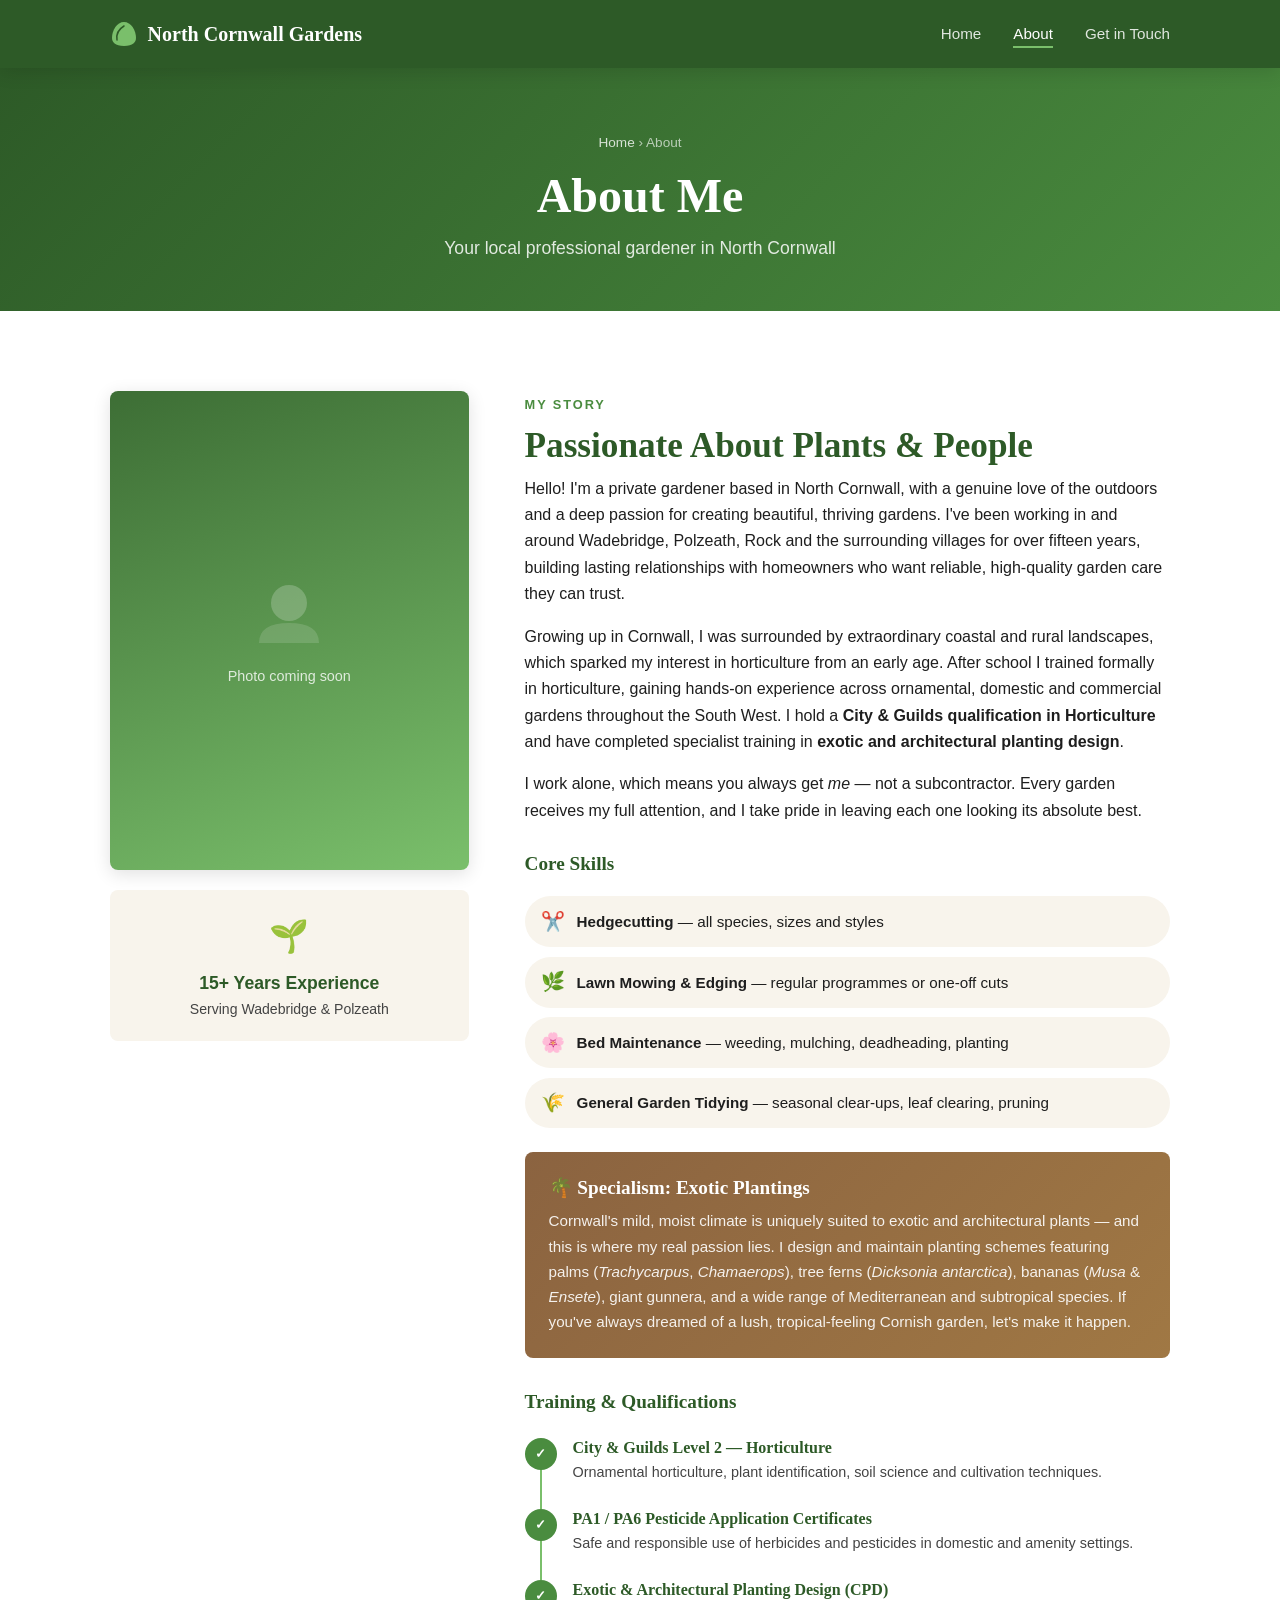
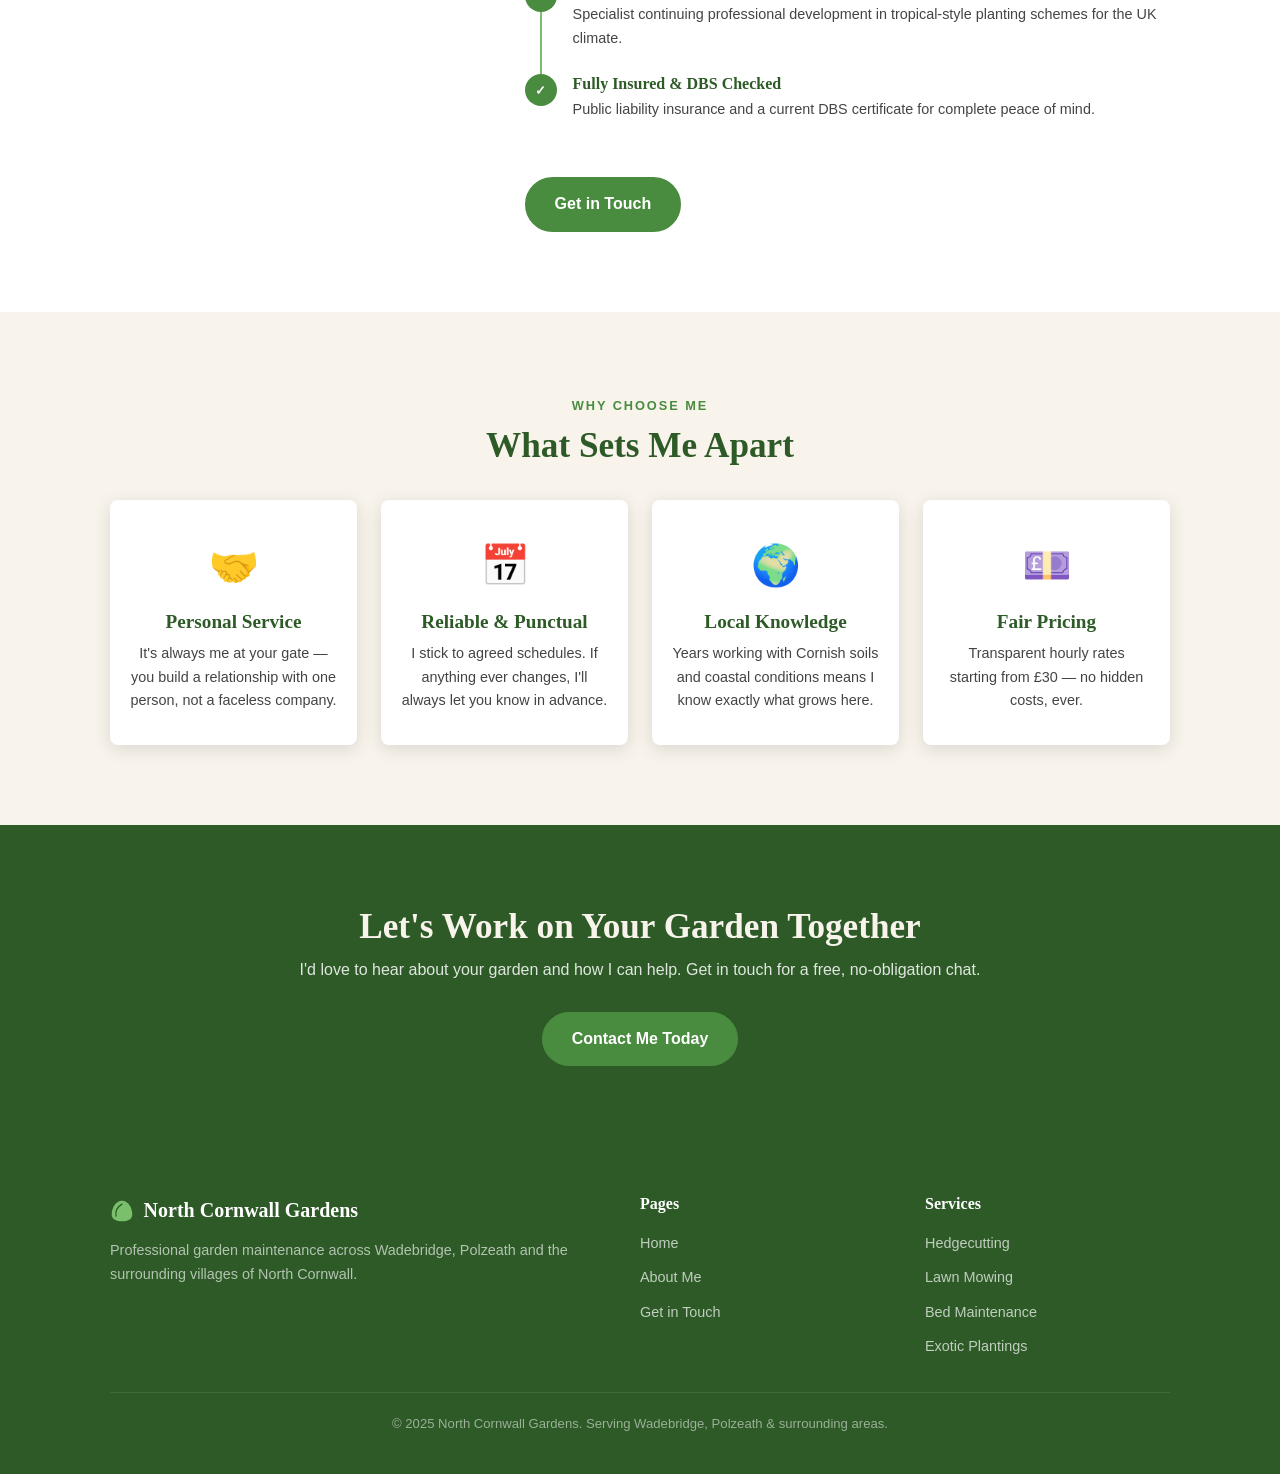
<file: about.html>
<!DOCTYPE html>
<html lang="en">
<head>
  <meta charset="UTF-8" />
  <meta name="viewport" content="width=device-width, initial-scale=1.0" />
  <meta name="description" content="About your local North Cornwall gardener — background, training and specialist skills in hedgecutting, lawn mowing, bed maintenance and exotic plantings." />
  <title>Lockyear Gardens</title>
  <link rel="stylesheet" href="css/styles.css" />
</head>
<body>

  <!-- ============================================================
       HEADER / NAV
  ============================================================ -->
  <header class="site-header">
    <div class="container">
      <nav class="nav-inner" aria-label="Main navigation">
        <a class="nav-logo" href="index.html">
          <svg width="28" height="28" viewBox="0 0 28 28" fill="none" aria-hidden="true">
            <path d="M14 2C7 2 2 10 2 18c0 4 3 8 12 8 9 0 12-4 12-8C26 10 21 2 14 2z" fill="#7abf6b"/>
            <path d="M14 6c-5 3-8 8-7 14" stroke="#2d5a27" stroke-width="1.5" stroke-linecap="round"/>
          </svg>
          North Cornwall Gardens
        </a>
        <ul class="nav-links" id="nav-links">
          <li><a href="index.html">Home</a></li>
          <li><a href="about.html">About</a></li>
          <li><a href="contact.html">Get in Touch</a></li>
        </ul>
        <button class="nav-toggle" id="nav-toggle" aria-controls="nav-links" aria-expanded="false" aria-label="Toggle navigation">
          <span></span><span></span><span></span>
        </button>
      </nav>
    </div>
  </header>

  <!-- ============================================================
       PAGE HEADER
  ============================================================ -->
  <div class="page-header">
    <div class="container">
      <div class="breadcrumb"><a href="index.html">Home</a> &rsaquo; About</div>
      <h1>About Me</h1>
      <p>Your local professional gardener in North Cornwall</p>
    </div>
  </div>

  <!-- ============================================================
       ABOUT SECTION
  ============================================================ -->
  <section class="section">
    <div class="container">
      <div class="about-layout">

        <!-- Photo column -->
        <div class="about-photo-wrap">
          <div class="photo-placeholder" role="img" aria-label="Portrait photo of the gardener">
            <!-- Replace this div with: <img class="about-photo" src="images/portrait.jpg" alt="Portrait of your gardener" /> -->
            <svg width="80" height="80" viewBox="0 0 80 80" fill="none" aria-hidden="true">
              <circle cx="40" cy="30" r="18" fill="rgba(255,255,255,.3)"/>
              <path d="M10 70 Q10 50 40 50 Q70 50 70 70" fill="rgba(255,255,255,.2)"/>
            </svg>
            <p>Photo coming soon</p>
          </div>
          <!-- Callout beneath photo -->
          <div style="background:var(--cream);border-radius:var(--radius);padding:1.25rem;margin-top:1.25rem;text-align:center;">
            <div style="font-size:2rem;margin-bottom:.4rem;">🌱</div>
            <div style="font-weight:700;color:var(--green-dark);font-size:1.1rem;">15+ Years Experience</div>
            <div style="font-size:.88rem;color:var(--text-mid);">Serving Wadebridge &amp; Polzeath</div>
          </div>
        </div>

        <!-- Bio column -->
        <div class="about-content">
          <span class="section-label">My Story</span>
          <h2>Passionate About Plants &amp; People</h2>

          <p>
            Hello! I'm a private gardener based in North Cornwall, with a genuine love of the outdoors and
            a deep passion for creating beautiful, thriving gardens. I've been working in and around
            Wadebridge, Polzeath, Rock and the surrounding villages for over fifteen years, building lasting
            relationships with homeowners who want reliable, high-quality garden care they can trust.
          </p>
          <p>
            Growing up in Cornwall, I was surrounded by extraordinary coastal and rural landscapes, which
            sparked my interest in horticulture from an early age. After school I trained formally in
            horticulture, gaining hands-on experience across ornamental, domestic and commercial gardens
            throughout the South West. I hold a <strong>City &amp; Guilds qualification in Horticulture</strong>
            and have completed specialist training in <strong>exotic and architectural planting design</strong>.
          </p>
          <p>
            I work alone, which means you always get <em>me</em> — not a subcontractor. Every garden
            receives my full attention, and I take pride in leaving each one looking its absolute best.
          </p>

          <!-- Skills -->
          <h3 style="margin-top:1.75rem;margin-bottom:.75rem;">Core Skills</h3>
          <div class="skills-list">
            <div class="skill-item">
              <span class="skill-icon">✂️</span>
              <span><strong>Hedgecutting</strong> — all species, sizes and styles</span>
            </div>
            <div class="skill-item">
              <span class="skill-icon">🌿</span>
              <span><strong>Lawn Mowing &amp; Edging</strong> — regular programmes or one-off cuts</span>
            </div>
            <div class="skill-item">
              <span class="skill-icon">🌸</span>
              <span><strong>Bed Maintenance</strong> — weeding, mulching, deadheading, planting</span>
            </div>
            <div class="skill-item">
              <span class="skill-icon">🌾</span>
              <span><strong>General Garden Tidying</strong> — seasonal clear-ups, leaf clearing, pruning</span>
            </div>
          </div>

          <!-- Exotic specialism -->
          <div class="exotic-box">
            <h3>🌴 Specialism: Exotic Plantings</h3>
            <p>
              Cornwall's mild, moist climate is uniquely suited to exotic and architectural plants —
              and this is where my real passion lies. I design and maintain planting schemes featuring
              palms (<em>Trachycarpus</em>, <em>Chamaerops</em>), tree ferns (<em>Dicksonia antarctica</em>),
              bananas (<em>Musa</em> &amp; <em>Ensete</em>), giant gunnera, and a wide range of
              Mediterranean and subtropical species. If you've always dreamed of a lush, tropical-feeling
              Cornish garden, let's make it happen.
            </p>
          </div>

          <!-- Qualifications / Timeline -->
          <h3 style="margin-top:2rem;margin-bottom:.5rem;">Training &amp; Qualifications</h3>
          <div class="timeline">
            <div class="timeline-item">
              <div class="timeline-dot">✓</div>
              <div class="timeline-content">
                <h4>City &amp; Guilds Level 2 — Horticulture</h4>
                <p>Ornamental horticulture, plant identification, soil science and cultivation techniques.</p>
              </div>
            </div>
            <div class="timeline-item">
              <div class="timeline-dot">✓</div>
              <div class="timeline-content">
                <h4>PA1 / PA6 Pesticide Application Certificates</h4>
                <p>Safe and responsible use of herbicides and pesticides in domestic and amenity settings.</p>
              </div>
            </div>
            <div class="timeline-item">
              <div class="timeline-dot">✓</div>
              <div class="timeline-content">
                <h4>Exotic &amp; Architectural Planting Design (CPD)</h4>
                <p>Specialist continuing professional development in tropical-style planting schemes for the UK climate.</p>
              </div>
            </div>
            <div class="timeline-item">
              <div class="timeline-dot">✓</div>
              <div class="timeline-content">
                <h4>Fully Insured &amp; DBS Checked</h4>
                <p>Public liability insurance and a current DBS certificate for complete peace of mind.</p>
              </div>
            </div>
          </div>

          <div class="mt-2">
            <a href="contact.html" class="btn btn-primary">Get in Touch</a>
          </div>
        </div>

      </div>
    </div>
  </section>

  <!-- ============================================================
       WHY CHOOSE ME STRIP
  ============================================================ -->
  <section class="section section-alt">
    <div class="container text-center">
      <span class="section-label">Why Choose Me</span>
      <h2>What Sets Me Apart</h2>
      <div class="services-grid" style="margin-top:2rem;">
        <div class="service-card">
          <span class="service-icon">🤝</span>
          <h3>Personal Service</h3>
          <p>It's always me at your gate — you build a relationship with one person, not a faceless company.</p>
        </div>
        <div class="service-card">
          <span class="service-icon">📅</span>
          <h3>Reliable &amp; Punctual</h3>
          <p>I stick to agreed schedules. If anything ever changes, I'll always let you know in advance.</p>
        </div>
        <div class="service-card">
          <span class="service-icon">🌍</span>
          <h3>Local Knowledge</h3>
          <p>Years working with Cornish soils and coastal conditions means I know exactly what grows here.</p>
        </div>
        <div class="service-card">
          <span class="service-icon">💷</span>
          <h3>Fair Pricing</h3>
          <p>Transparent hourly rates starting from £30 — no hidden costs, ever.</p>
        </div>
      </div>
    </div>
  </section>

  <!-- ============================================================
       CTA STRIP
  ============================================================ -->
  <section class="section section-dark">
    <div class="container text-center">
      <h2>Let's Work on Your Garden Together</h2>
      <p style="color:rgba(255,255,255,.85);margin-bottom:1.75rem;">I'd love to hear about your garden and how I can help. Get in touch for a free, no-obligation chat.</p>
      <a href="contact.html" class="btn btn-primary">Contact Me Today</a>
    </div>
  </section>

  <!-- ============================================================
       FOOTER
  ============================================================ -->
  <footer class="site-footer">
    <div class="container">
      <div class="footer-grid">
        <div class="footer-brand">
          <a class="nav-logo" href="index.html">
            <svg width="24" height="24" viewBox="0 0 28 28" fill="none" aria-hidden="true">
              <path d="M14 2C7 2 2 10 2 18c0 4 3 8 12 8 9 0 12-4 12-8C26 10 21 2 14 2z" fill="#7abf6b"/>
              <path d="M14 6c-5 3-8 8-7 14" stroke="#2d5a27" stroke-width="1.5" stroke-linecap="round"/>
            </svg>
            North Cornwall Gardens
          </a>
          <p>Professional garden maintenance across Wadebridge, Polzeath and the surrounding villages of North Cornwall.</p>
        </div>
        <div class="footer-col">
          <h4>Pages</h4>
          <ul>
            <li><a href="index.html">Home</a></li>
            <li><a href="about.html">About Me</a></li>
            <li><a href="contact.html">Get in Touch</a></li>
          </ul>
        </div>
        <div class="footer-col">
          <h4>Services</h4>
          <ul>
            <li><a href="contact.html">Hedgecutting</a></li>
            <li><a href="contact.html">Lawn Mowing</a></li>
            <li><a href="contact.html">Bed Maintenance</a></li>
            <li><a href="contact.html">Exotic Plantings</a></li>
          </ul>
        </div>
      </div>
      <div class="footer-bottom">
        <p>&copy; 2025 North Cornwall Gardens. Serving Wadebridge, Polzeath &amp; surrounding areas.</p>
      </div>
    </div>
  </footer>

  <script src="js/main.js"></script>
</body>
</html>
</file>
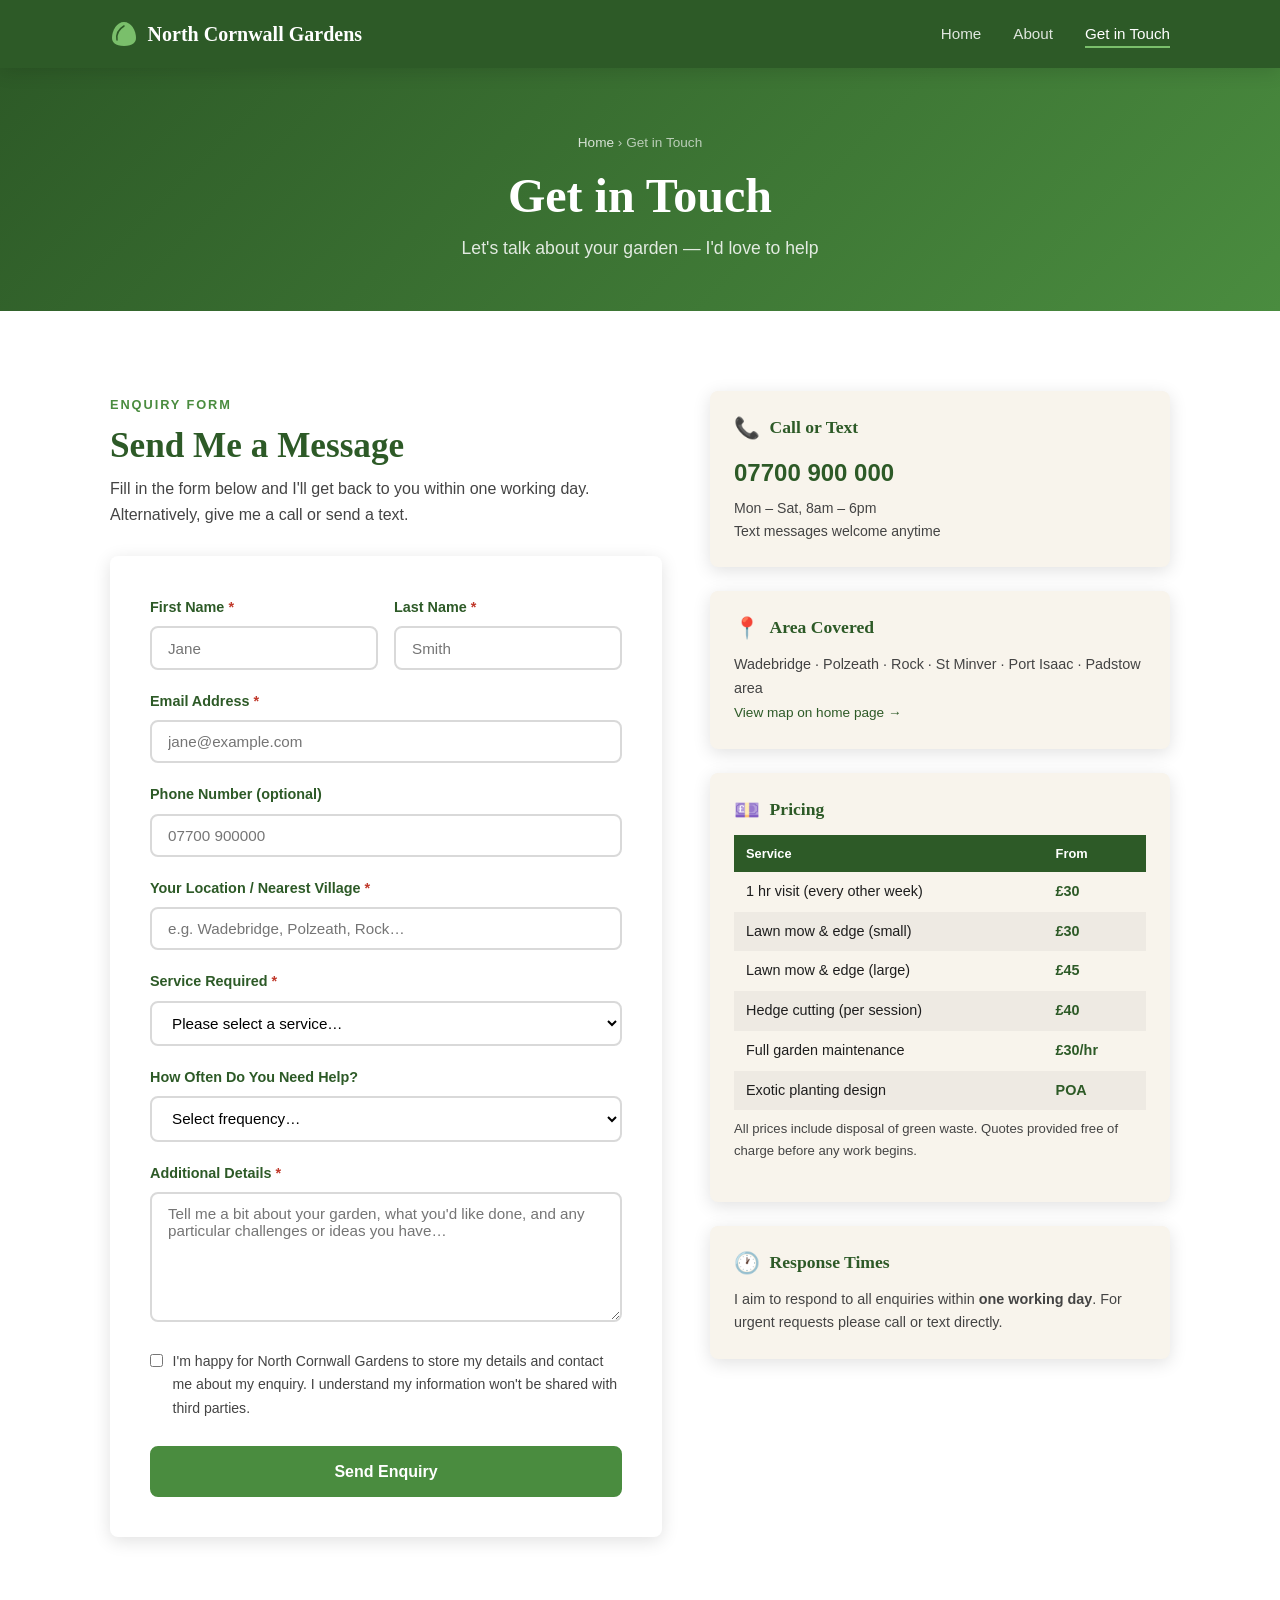
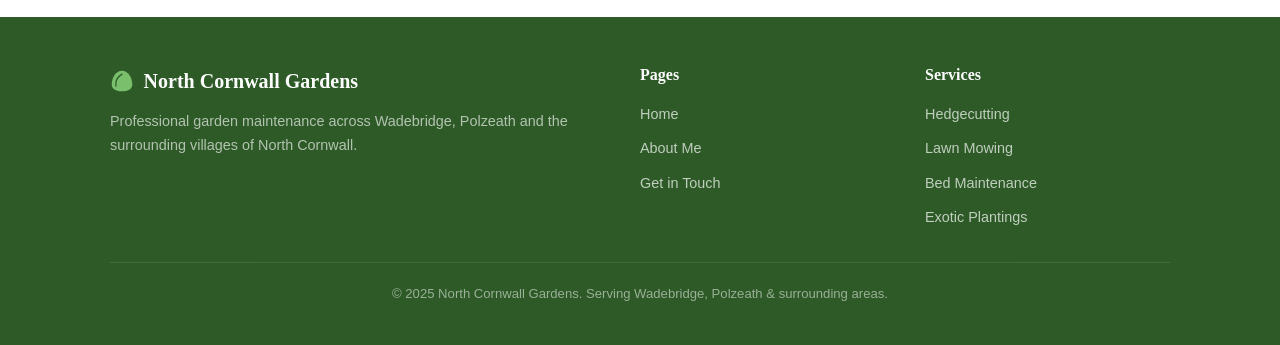
<file: contact.html>
<!DOCTYPE html>
<html lang="en">
<head>
  <meta charset="UTF-8" />
  <meta name="viewport" content="width=device-width, initial-scale=1.0" />
  <meta name="description" content="Contact North Cornwall Gardens for a free garden maintenance quote. Serving Wadebridge, Polzeath and surrounding areas. From £30 per hour." />
  <title>Get in Touch | North Cornwall Garden Maintenance</title>
  <link rel="stylesheet" href="css/styles.css" />
</head>
<body>

  <!-- ============================================================
       HEADER / NAV
  ============================================================ -->
  <header class="site-header">
    <div class="container">
      <nav class="nav-inner" aria-label="Main navigation">
        <a class="nav-logo" href="index.html">
          <svg width="28" height="28" viewBox="0 0 28 28" fill="none" aria-hidden="true">
            <path d="M14 2C7 2 2 10 2 18c0 4 3 8 12 8 9 0 12-4 12-8C26 10 21 2 14 2z" fill="#7abf6b"/>
            <path d="M14 6c-5 3-8 8-7 14" stroke="#2d5a27" stroke-width="1.5" stroke-linecap="round"/>
          </svg>
          North Cornwall Gardens
        </a>
        <ul class="nav-links" id="nav-links">
          <li><a href="index.html">Home</a></li>
          <li><a href="about.html">About</a></li>
          <li><a href="contact.html">Get in Touch</a></li>
        </ul>
        <button class="nav-toggle" id="nav-toggle" aria-controls="nav-links" aria-expanded="false" aria-label="Toggle navigation">
          <span></span><span></span><span></span>
        </button>
      </nav>
    </div>
  </header>

  <!-- ============================================================
       PAGE HEADER
  ============================================================ -->
  <div class="page-header">
    <div class="container">
      <div class="breadcrumb"><a href="index.html">Home</a> &rsaquo; Get in Touch</div>
      <h1>Get in Touch</h1>
      <p>Let's talk about your garden — I'd love to help</p>
    </div>
  </div>

  <!-- ============================================================
       CONTACT SECTION
  ============================================================ -->
  <section class="section">
    <div class="container">
      <div class="contact-layout">

        <!-- ---- Form ---- -->
        <div>
          <span class="section-label">Enquiry Form</span>
          <h2>Send Me a Message</h2>
          <p style="color:var(--text-mid);margin-bottom:1.75rem;">Fill in the form below and I'll get back to you within one working day. Alternatively, give me a call or send a text.</p>

          <div class="contact-form-wrap">
            <form id="contact-form" novalidate>

              <div class="form-row">
                <div class="form-group">
                  <label for="first-name">First Name <span aria-hidden="true" style="color:#c0392b;">*</span></label>
                  <input type="text" id="first-name" name="first_name" placeholder="Jane" required autocomplete="given-name" />
                </div>
                <div class="form-group">
                  <label for="last-name">Last Name <span aria-hidden="true" style="color:#c0392b;">*</span></label>
                  <input type="text" id="last-name" name="last_name" placeholder="Smith" required autocomplete="family-name" />
                </div>
              </div>

              <div class="form-group">
                <label for="email">Email Address <span aria-hidden="true" style="color:#c0392b;">*</span></label>
                <input type="email" id="email" name="email" placeholder="jane@example.com" required autocomplete="email" />
              </div>

              <div class="form-group">
                <label for="phone">Phone Number (optional)</label>
                <input type="tel" id="phone" name="phone" placeholder="07700 900000" autocomplete="tel" />
              </div>

              <div class="form-group">
                <label for="location">Your Location / Nearest Village <span aria-hidden="true" style="color:#c0392b;">*</span></label>
                <input type="text" id="location" name="location" placeholder="e.g. Wadebridge, Polzeath, Rock…" required />
              </div>

              <div class="form-group">
                <label for="service">Service Required <span aria-hidden="true" style="color:#c0392b;">*</span></label>
                <select id="service" name="service" required>
                  <option value="" disabled selected>Please select a service…</option>
                  <option value="lawn">Lawn Mowing &amp; Edging</option>
                  <option value="hedges">Hedgecutting</option>
                  <option value="beds">Bed Maintenance</option>
                  <option value="exotic">Exotic Planting Design &amp; Care</option>
                  <option value="tidy">General Garden Tidy-Up</option>
                  <option value="multiple">Multiple Services / Full Maintenance</option>
                  <option value="other">Other — please describe below</option>
                </select>
              </div>

              <div class="form-group">
                <label for="frequency">How Often Do You Need Help?</label>
                <select id="frequency" name="frequency">
                  <option value="" disabled selected>Select frequency…</option>
                  <option value="fortnightly">Every other week (fortnightly)</option>
                  <option value="weekly">Weekly</option>
                  <option value="monthly">Monthly</option>
                  <option value="oneoff">One-off visit</option>
                  <option value="seasonal">Seasonal (spring/autumn tidy)</option>
                  <option value="unsure">Not sure yet</option>
                </select>
              </div>

              <div class="form-group">
                <label for="message">Additional Details <span aria-hidden="true" style="color:#c0392b;">*</span></label>
                <textarea id="message" name="message" placeholder="Tell me a bit about your garden, what you'd like done, and any particular challenges or ideas you have…" required></textarea>
              </div>

              <div class="form-group" style="display:flex;align-items:flex-start;gap:.6rem;">
                <input type="checkbox" id="consent" name="consent" required style="width:auto;margin-top:.25rem;flex-shrink:0;" />
                <label for="consent" style="font-weight:400;font-size:.88rem;color:var(--text-mid);">
                  I'm happy for North Cornwall Gardens to store my details and contact me about my enquiry. I understand my information won't be shared with third parties.
                </label>
              </div>

              <button type="submit" class="btn btn-primary form-submit">Send Enquiry</button>

            </form>

            <div id="form-success" class="form-success" role="alert">
              <strong>🌿 Thank you for getting in touch!</strong><br />
              I'll reply within one working day. If it's urgent, please call or text me directly.
            </div>
          </div>
        </div>

        <!-- ---- Contact info ---- -->
        <div class="contact-info-wrap">

          <div class="info-card">
            <h3><span class="info-icon">📞</span> Call or Text</h3>
            <a href="tel:+447700900000" class="phone-number">07700 900 000</a>
            <p style="font-size:.88rem;color:var(--text-mid);margin:0;">Mon – Sat, 8am – 6pm<br />Text messages welcome anytime</p>
          </div>

          <div class="info-card">
            <h3><span class="info-icon">📍</span> Area Covered</h3>
            <p style="font-size:.9rem;color:var(--text-mid);margin:0;">
              Wadebridge · Polzeath · Rock · St Minver · Port Isaac · Padstow area<br />
              <a href="index.html#coverage" style="font-size:.85rem;">View map on home page →</a>
            </p>
          </div>

          <div class="info-card">
            <h3><span class="info-icon">💷</span> Pricing</h3>
            <table class="pricing-table">
              <thead>
                <tr>
                  <th>Service</th>
                  <th>From</th>
                </tr>
              </thead>
              <tbody>
                <tr>
                  <td>1 hr visit (every other week)</td>
                  <td>£30</td>
                </tr>
                <tr>
                  <td>Lawn mow &amp; edge (small)</td>
                  <td>£30</td>
                </tr>
                <tr>
                  <td>Lawn mow &amp; edge (large)</td>
                  <td>£45</td>
                </tr>
                <tr>
                  <td>Hedge cutting (per session)</td>
                  <td>£40</td>
                </tr>
                <tr>
                  <td>Full garden maintenance</td>
                  <td>£30/hr</td>
                </tr>
                <tr>
                  <td>Exotic planting design</td>
                  <td>POA</td>
                </tr>
              </tbody>
            </table>
            <p class="pricing-note">All prices include disposal of green waste. Quotes provided free of charge before any work begins.</p>
          </div>

          <div class="info-card">
            <h3><span class="info-icon">🕐</span> Response Times</h3>
            <p style="font-size:.9rem;color:var(--text-mid);margin:0;">
              I aim to respond to all enquiries within <strong>one working day</strong>. For urgent requests please call or text directly.
            </p>
          </div>

        </div>
      </div>
    </div>
  </section>

  <!-- ============================================================
       FOOTER
  ============================================================ -->
  <footer class="site-footer">
    <div class="container">
      <div class="footer-grid">
        <div class="footer-brand">
          <a class="nav-logo" href="index.html">
            <svg width="24" height="24" viewBox="0 0 28 28" fill="none" aria-hidden="true">
              <path d="M14 2C7 2 2 10 2 18c0 4 3 8 12 8 9 0 12-4 12-8C26 10 21 2 14 2z" fill="#7abf6b"/>
              <path d="M14 6c-5 3-8 8-7 14" stroke="#2d5a27" stroke-width="1.5" stroke-linecap="round"/>
            </svg>
            North Cornwall Gardens
          </a>
          <p>Professional garden maintenance across Wadebridge, Polzeath and the surrounding villages of North Cornwall.</p>
        </div>
        <div class="footer-col">
          <h4>Pages</h4>
          <ul>
            <li><a href="index.html">Home</a></li>
            <li><a href="about.html">About Me</a></li>
            <li><a href="contact.html">Get in Touch</a></li>
          </ul>
        </div>
        <div class="footer-col">
          <h4>Services</h4>
          <ul>
            <li><a href="contact.html">Hedgecutting</a></li>
            <li><a href="contact.html">Lawn Mowing</a></li>
            <li><a href="contact.html">Bed Maintenance</a></li>
            <li><a href="contact.html">Exotic Plantings</a></li>
          </ul>
        </div>
      </div>
      <div class="footer-bottom">
        <p>&copy; 2025 North Cornwall Gardens. Serving Wadebridge, Polzeath &amp; surrounding areas.</p>
      </div>
    </div>
  </footer>

  <script src="js/main.js"></script>
</body>
</html>
</file>
<file: css/styles.css>
/* ==============================================
   Garden Maintenance – Shared Stylesheet
   ============================================== */

/* ---- Variables ---- */
:root {
  --green-dark:   #2d5a27;
  --green-mid:    #4a8c3f;
  --green-light:  #7abf6b;
  --cream:        #f8f4ec;
  --brown:        #8b6340;
  --brown-light:  #c4a882;
  --text-dark:    #1e1e1e;
  --text-mid:     #444;
  --white:        #ffffff;
  --shadow:       0 4px 18px rgba(0,0,0,.12);
  --radius:       8px;
  --transition:   .3s ease;
  --font-body:    'Segoe UI', Tahoma, Geneva, Verdana, sans-serif;
  --font-heading: Georgia, 'Times New Roman', serif;
}

/* ---- Reset ---- */
*, *::before, *::after { box-sizing: border-box; margin: 0; padding: 0; }
html { scroll-behavior: smooth; }
body {
  font-family: var(--font-body);
  color: var(--text-dark);
  background: var(--white);
  line-height: 1.65;
}
img { max-width: 100%; height: auto; display: block; }
a { color: var(--green-dark); text-decoration: none; transition: color var(--transition); }
a:hover { color: var(--green-light); }
ul { list-style: none; }

/* ---- Typography ---- */
h1, h2, h3, h4 {
  font-family: var(--font-heading);
  color: var(--green-dark);
  line-height: 1.25;
}
h1 { font-size: clamp(1.8rem, 5vw, 3rem); }
h2 { font-size: clamp(1.4rem, 3.5vw, 2.2rem); margin-bottom: .5rem; }
h3 { font-size: 1.2rem; }
p  { margin-bottom: 1rem; }

/* ---- Utility ---- */
.container { max-width: 1100px; margin: 0 auto; padding: 0 1.25rem; }
.section    { padding: 5rem 0; }
.section-alt { background: var(--cream); }
.section-dark { background: var(--green-dark); color: var(--white); }
.section-dark h2 { color: var(--cream); }
.text-center { text-align: center; }
.mt-1 { margin-top: 1rem; }
.mt-2 { margin-top: 2rem; }
.btn {
  display: inline-block;
  padding: .75rem 1.75rem;
  border-radius: 50px;
  font-weight: 600;
  cursor: pointer;
  transition: background var(--transition), color var(--transition), transform var(--transition);
  border: 2px solid transparent;
  font-size: 1rem;
}
.btn-primary {
  background: var(--green-mid);
  color: var(--white);
  border-color: var(--green-mid);
}
.btn-primary:hover {
  background: var(--green-dark);
  border-color: var(--green-dark);
  color: var(--white);
  transform: translateY(-2px);
}
.btn-outline {
  background: transparent;
  color: var(--green-dark);
  border-color: var(--green-dark);
}
.btn-outline:hover {
  background: var(--green-dark);
  color: var(--white);
  transform: translateY(-2px);
}
.section-label {
  display: inline-block;
  font-size: .8rem;
  font-weight: 700;
  letter-spacing: .15em;
  text-transform: uppercase;
  color: var(--green-mid);
  margin-bottom: .5rem;
}

/* ---- Navigation ---- */
.site-header {
  position: sticky;
  top: 0;
  z-index: 1000;
  background: var(--green-dark);
  box-shadow: var(--shadow);
}
.nav-inner {
  display: flex;
  align-items: center;
  justify-content: space-between;
  height: 68px;
}
.nav-logo {
  display: flex;
  align-items: center;
  gap: .6rem;
  color: var(--white);
  font-family: var(--font-heading);
  font-size: 1.25rem;
  font-weight: 700;
}
.nav-logo svg { flex-shrink: 0; }
.nav-links {
  display: flex;
  align-items: center;
  gap: 2rem;
}
.nav-links a {
  color: rgba(255,255,255,.85);
  font-weight: 500;
  font-size: .95rem;
  padding: .25rem 0;
  border-bottom: 2px solid transparent;
  transition: color var(--transition), border-color var(--transition);
}
.nav-links a:hover,
.nav-links a.active {
  color: var(--white);
  border-bottom-color: var(--green-light);
}
.nav-toggle {
  display: none;
  flex-direction: column;
  gap: 5px;
  cursor: pointer;
  padding: .4rem;
  background: none;
  border: none;
}
.nav-toggle span {
  display: block;
  width: 26px;
  height: 2px;
  background: var(--white);
  border-radius: 2px;
  transition: transform var(--transition), opacity var(--transition);
}

/* ---- Hero / Carousel ---- */
.hero {
  position: relative;
  overflow: hidden;
  background: var(--green-dark);
}
.carousel {
  position: relative;
  overflow: hidden;
}
.carousel-track {
  display: flex;
  transition: transform .6s cubic-bezier(.77,0,.18,1);
}
.carousel-slide {
  min-width: 100%;
  position: relative;
}
.carousel-slide img,
.carousel-slide .slide-placeholder {
  width: 100%;
  height: 520px;
  object-fit: cover;
}
.slide-placeholder {
  height: 520px;
  display: flex;
  align-items: center;
  justify-content: center;
  font-size: 1.1rem;
  font-weight: 600;
  color: rgba(255,255,255,.7);
}
.slide-placeholder.sp1 { background: linear-gradient(135deg,#2d5a27,#5a9e4c); }
.slide-placeholder.sp2 { background: linear-gradient(135deg,#3d6e35,#7abf6b); }
.slide-placeholder.sp3 { background: linear-gradient(135deg,#1e3d1b,#4a8c3f); }
.slide-placeholder.sp4 { background: linear-gradient(135deg,#355e2e,#90c97e); }
.slide-caption {
  position: absolute;
  bottom: 0; left: 0; right: 0;
  padding: 1.5rem 2rem;
  background: linear-gradient(transparent, rgba(0,0,0,.55));
  color: var(--white);
}
.slide-caption h3 { color: var(--white); font-size: 1.1rem; margin-bottom: .25rem; }
.slide-caption p  { font-size: .9rem; opacity: .85; margin: 0; }
.carousel-btn {
  position: absolute;
  top: 50%; transform: translateY(-50%);
  background: rgba(255,255,255,.2);
  border: 2px solid rgba(255,255,255,.5);
  color: var(--white);
  width: 48px; height: 48px;
  border-radius: 50%;
  cursor: pointer;
  font-size: 1.2rem;
  display: flex;
  align-items: center;
  justify-content: center;
  transition: background var(--transition);
  z-index: 10;
}
.carousel-btn:hover { background: rgba(255,255,255,.4); }
.carousel-btn.prev { left: 1rem; }
.carousel-btn.next { right: 1rem; }
.carousel-dots {
  display: flex;
  justify-content: center;
  gap: .5rem;
  padding: .85rem 0;
  background: var(--green-dark);
}
.carousel-dot {
  width: 10px; height: 10px;
  border-radius: 50%;
  background: rgba(255,255,255,.3);
  border: none;
  cursor: pointer;
  transition: background var(--transition), transform var(--transition);
}
.carousel-dot.active {
  background: var(--green-light);
  transform: scale(1.25);
}

/* ---- Hero Text Banner ---- */
.hero-banner {
  background: var(--green-dark);
  text-align: center;
  padding: 3.5rem 1.5rem;
  color: var(--white);
}
.hero-banner h1 { color: var(--white); margin-bottom: .75rem; }
.hero-banner .tagline {
  font-size: 1.15rem;
  color: rgba(255,255,255,.85);
  margin-bottom: 1.75rem;
}
.hero-banner .badge-row {
  display: flex;
  flex-wrap: wrap;
  justify-content: center;
  gap: .75rem;
  margin-bottom: 2rem;
}
.badge {
  background: rgba(255,255,255,.12);
  border: 1px solid rgba(255,255,255,.3);
  color: var(--white);
  border-radius: 50px;
  padding: .4rem 1rem;
  font-size: .85rem;
  font-weight: 600;
}
.badge.exotic {
  background: var(--brown);
  border-color: var(--brown-light);
}

/* ---- Testimonials ---- */
.testimonials-grid {
  display: grid;
  grid-template-columns: repeat(auto-fit, minmax(280px, 1fr));
  gap: 1.75rem;
  margin-top: 2.5rem;
}
.testimonial-card {
  background: var(--white);
  border-radius: var(--radius);
  padding: 1.75rem;
  box-shadow: var(--shadow);
  border-left: 4px solid var(--green-mid);
  position: relative;
}
.testimonial-card .quote-mark {
  font-size: 4rem;
  line-height: 1;
  color: var(--green-light);
  opacity: .4;
  font-family: Georgia, serif;
  position: absolute;
  top: .5rem;
  left: 1.25rem;
}
.testimonial-card blockquote {
  font-style: italic;
  margin: 1.5rem 0 1rem;
  color: var(--text-mid);
}
.testimonial-card .client-name {
  font-weight: 700;
  color: var(--green-dark);
  font-size: .95rem;
}
.testimonial-card .client-location {
  font-size: .85rem;
  color: var(--brown);
}
.stars { color: #f5a623; font-size: 1rem; margin-bottom: .5rem; }

/* ---- Coverage Map ---- */
#coverage-map {
  height: 420px;
  border-radius: var(--radius);
  box-shadow: var(--shadow);
  margin-top: 2rem;
}
.map-note {
  text-align: center;
  font-size: .9rem;
  color: var(--text-mid);
  margin-top: .75rem;
}

/* ---- Services Summary (home) ---- */
.services-grid {
  display: grid;
  grid-template-columns: repeat(auto-fit, minmax(220px, 1fr));
  gap: 1.5rem;
  margin-top: 2.5rem;
}
.service-card {
  text-align: center;
  padding: 2rem 1.25rem;
  background: var(--white);
  border-radius: var(--radius);
  box-shadow: var(--shadow);
  transition: transform var(--transition);
}
.service-card:hover { transform: translateY(-4px); }
.service-icon {
  font-size: 2.5rem;
  margin-bottom: .75rem;
  display: block;
}
.service-card h3 { margin-bottom: .5rem; color: var(--green-dark); }
.service-card p  { font-size: .9rem; color: var(--text-mid); margin: 0; }

/* ---- About Page ---- */
.about-layout {
  display: grid;
  grid-template-columns: 1fr 1.8fr;
  gap: 3.5rem;
  align-items: start;
}
.about-photo-wrap {
  position: sticky;
  top: 100px;
}
.about-photo {
  width: 100%;
  aspect-ratio: 3/4;
  object-fit: cover;
  border-radius: var(--radius);
  box-shadow: var(--shadow);
}
.photo-placeholder {
  width: 100%;
  aspect-ratio: 3/4;
  background: linear-gradient(160deg, #3d6e35 0%, #7abf6b 100%);
  border-radius: var(--radius);
  box-shadow: var(--shadow);
  display: flex;
  flex-direction: column;
  align-items: center;
  justify-content: center;
  color: rgba(255,255,255,.8);
  gap: .75rem;
}
.photo-placeholder svg { opacity: .7; }
.photo-placeholder p { font-size: .9rem; margin: 0; }
.skills-list {
  display: flex;
  flex-direction: column;
  gap: .6rem;
  margin: 1.25rem 0;
}
.skill-item {
  display: flex;
  align-items: center;
  gap: .75rem;
  padding: .6rem 1rem;
  background: var(--cream);
  border-radius: 50px;
  font-weight: 500;
  font-size: .95rem;
}
.skill-icon { font-size: 1.2rem; }
.exotic-box {
  background: linear-gradient(135deg, var(--brown), #a07844);
  color: var(--white);
  border-radius: var(--radius);
  padding: 1.5rem;
  margin-top: 1.5rem;
}
.exotic-box h3 { color: var(--white); margin-bottom: .5rem; }
.exotic-box p  { font-size: .95rem; opacity: .9; margin: 0; }

/* ---- Qualifications Timeline ---- */
.timeline { margin-top: 1.5rem; }
.timeline-item {
  display: flex;
  gap: 1rem;
  padding-bottom: 1.5rem;
  position: relative;
}
.timeline-item::before {
  content: '';
  position: absolute;
  left: 15px;
  top: 30px;
  bottom: 0;
  width: 2px;
  background: var(--green-light);
}
.timeline-item:last-child::before { display: none; }
.timeline-dot {
  flex-shrink: 0;
  width: 32px; height: 32px;
  border-radius: 50%;
  background: var(--green-mid);
  display: flex;
  align-items: center;
  justify-content: center;
  color: var(--white);
  font-size: .8rem;
  font-weight: 700;
  z-index: 1;
}
.timeline-content h4 { color: var(--green-dark); margin-bottom: .2rem; }
.timeline-content p  { font-size: .9rem; color: var(--text-mid); margin: 0; }

/* ---- Contact Page ---- */
.contact-layout {
  display: grid;
  grid-template-columns: 1.2fr 1fr;
  gap: 3rem;
  align-items: start;
}
.contact-form-wrap {
  background: var(--white);
  border-radius: var(--radius);
  box-shadow: var(--shadow);
  padding: 2.5rem;
}
.form-group {
  margin-bottom: 1.25rem;
}
.form-group label {
  display: block;
  font-weight: 600;
  font-size: .9rem;
  margin-bottom: .4rem;
  color: var(--green-dark);
}
.form-group input,
.form-group select,
.form-group textarea {
  width: 100%;
  padding: .7rem 1rem;
  border: 2px solid #d9d9d9;
  border-radius: var(--radius);
  font-size: .95rem;
  font-family: var(--font-body);
  transition: border-color var(--transition);
  background: var(--white);
}
.form-group input:focus,
.form-group select:focus,
.form-group textarea:focus {
  outline: none;
  border-color: var(--green-mid);
}
.form-group textarea { resize: vertical; min-height: 130px; }
.form-row {
  display: grid;
  grid-template-columns: 1fr 1fr;
  gap: 1rem;
}
.form-submit { width: 100%; font-size: 1rem; padding: .9rem; border-radius: var(--radius); }
.form-success {
  display: none;
  background: #d4edda;
  color: #155724;
  border: 1px solid #c3e6cb;
  border-radius: var(--radius);
  padding: 1.25rem;
  margin-top: 1rem;
  text-align: center;
}
.contact-info-wrap {
  display: flex;
  flex-direction: column;
  gap: 1.5rem;
}
.info-card {
  background: var(--cream);
  border-radius: var(--radius);
  padding: 1.5rem;
  box-shadow: var(--shadow);
}
.info-card h3 {
  display: flex;
  align-items: center;
  gap: .6rem;
  margin-bottom: .75rem;
  font-size: 1.1rem;
}
.info-icon { font-size: 1.3rem; }
.phone-number {
  font-size: 1.5rem;
  font-weight: 700;
  color: var(--green-dark);
  display: block;
  margin-bottom: .25rem;
}
.pricing-table { width: 100%; border-collapse: collapse; margin-top: .5rem; }
.pricing-table th,
.pricing-table td {
  text-align: left;
  padding: .5rem .75rem;
  font-size: .9rem;
}
.pricing-table th {
  background: var(--green-dark);
  color: var(--white);
  font-size: .8rem;
}
.pricing-table tr:nth-child(even) td { background: rgba(0,0,0,.04); }
.pricing-table td:last-child { font-weight: 700; color: var(--green-dark); }
.pricing-note {
  font-size: .82rem;
  color: var(--text-mid);
  margin-top: .5rem;
}

/* ---- Page Header (inner pages) ---- */
.page-header {
  background: linear-gradient(135deg, var(--green-dark) 0%, var(--green-mid) 100%);
  color: var(--white);
  padding: 4rem 0 3rem;
  text-align: center;
}
.page-header h1 { color: var(--white); }
.page-header p  { color: rgba(255,255,255,.85); font-size: 1.1rem; margin: .5rem 0 0; }
.breadcrumb {
  font-size: .85rem;
  color: rgba(255,255,255,.65);
  margin-bottom: .75rem;
}
.breadcrumb a { color: rgba(255,255,255,.8); }
.breadcrumb a:hover { color: var(--white); }

/* ---- Footer ---- */
.site-footer {
  background: var(--green-dark);
  color: rgba(255,255,255,.8);
  padding: 3rem 0 1.5rem;
}
.footer-grid {
  display: grid;
  grid-template-columns: 2fr 1fr 1fr;
  gap: 2.5rem;
  margin-bottom: 2rem;
}
.footer-brand p { font-size: .9rem; margin-top: .75rem; opacity: .8; }
.footer-col h4 {
  color: var(--white);
  font-family: var(--font-heading);
  font-size: 1rem;
  margin-bottom: 1rem;
}
.footer-col ul { display: flex; flex-direction: column; gap: .5rem; }
.footer-col ul a {
  color: rgba(255,255,255,.7);
  font-size: .9rem;
  transition: color var(--transition);
}
.footer-col ul a:hover { color: var(--green-light); }
.footer-bottom {
  border-top: 1px solid rgba(255,255,255,.15);
  padding-top: 1.25rem;
  text-align: center;
  font-size: .82rem;
  opacity: .65;
}

/* ---- Responsive ---- */
@media (max-width: 900px) {
  .about-layout { grid-template-columns: 1fr; }
  .about-photo-wrap { position: static; }
  .photo-placeholder { aspect-ratio: 4/3; }
  .contact-layout { grid-template-columns: 1fr; }
  .footer-grid { grid-template-columns: 1fr 1fr; }
  .footer-brand { grid-column: span 2; }
}
@media (max-width: 640px) {
  .nav-links {
    display: none;
    flex-direction: column;
    position: absolute;
    top: 68px;
    left: 0; right: 0;
    background: var(--green-dark);
    padding: 1.25rem;
    gap: 1rem;
    box-shadow: 0 8px 20px rgba(0,0,0,.2);
  }
  .nav-links.open { display: flex; }
  .nav-toggle { display: flex; }
  .carousel-slide img,
  .carousel-slide .slide-placeholder { height: 300px; }
  .section { padding: 3rem 0; }
  .footer-grid { grid-template-columns: 1fr; }
  .footer-brand { grid-column: span 1; }
  .form-row { grid-template-columns: 1fr; }
  .testimonials-grid { grid-template-columns: 1fr; }
}
</file>
